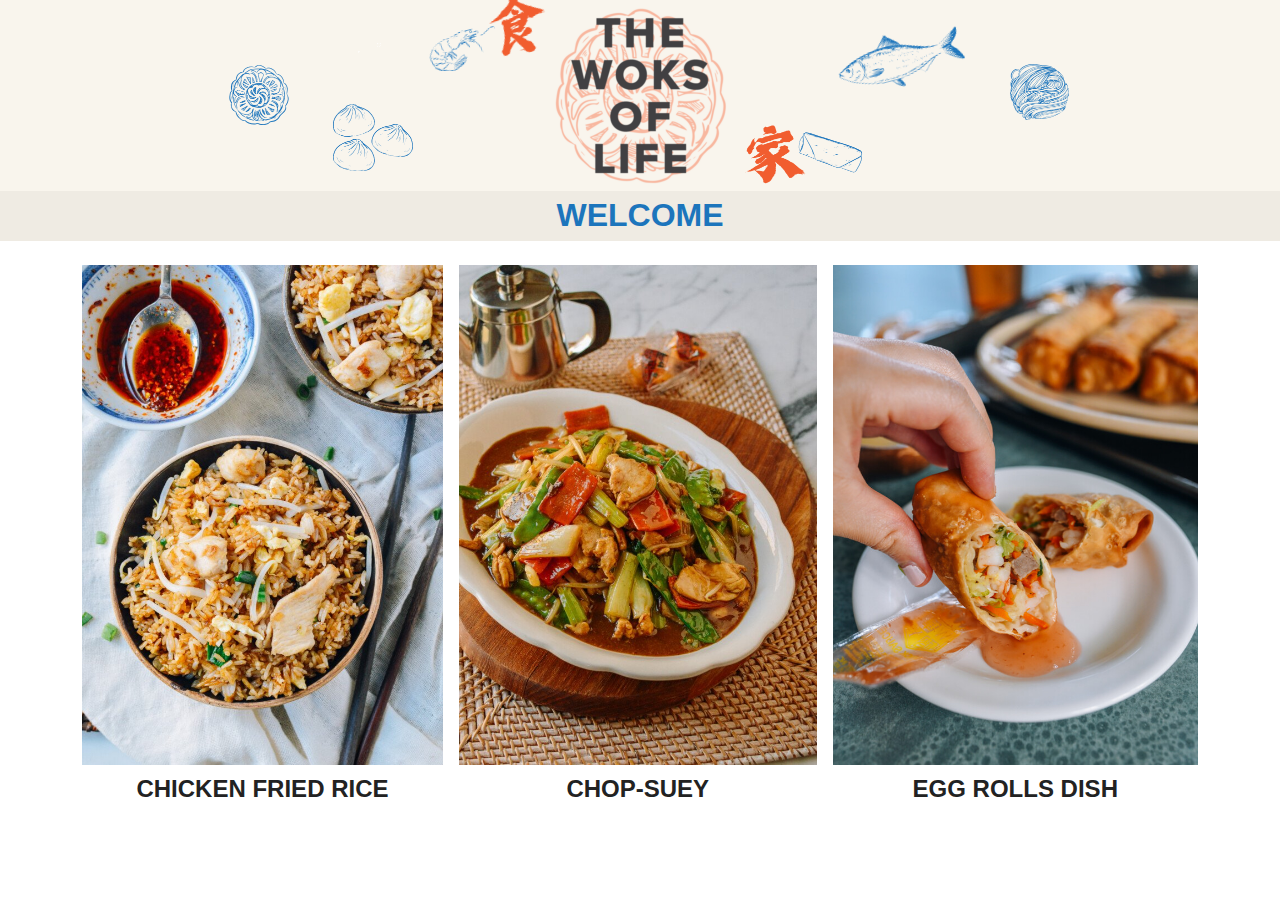
<file: index.html>
<!DOCTYPE html>
<html lang="en">
<head>
    <meta charset="UTF-8">
    <meta name="viewport" content="width=device-width, initial-scale=1.0">
    <title>Odin Recipes</title>
    <link rel="stylesheet" href="./style.css">
</head>
<body>

    <header>
        <a href="./index.html"><img src="./recipes/img/the-woks-of-life.png" alt="logo"></a>

        <div class="headerdiv">
            <h1>Welcome</h1>
        </div>

    </header>

    <article>
        <ul class="recipes" lang="en">
            <li><a href="recipes/chicken_fried_rice.html"><img src="./recipes/img/chicken-fried-rice.jpg" alt="Chicken fried rice dish photo"><h2>Chicken fried rice</h2></a></li>
            <li><a href="recipes/chop_suey.html"><img src="./recipes/img/chop-suey.jpg" alt="Chop-Suey dish photo"><h2>Chop-Suey</h2></a></li>
            <li><a href="recipes/egg_rolls.html"><img src="./recipes/img/egg-rolls.jpg" alt="Egg rolls dish photo"><h2>Egg rolls dish</h2></a></li>
        </ul>
    </article>
    
</body>
</html>
</file>
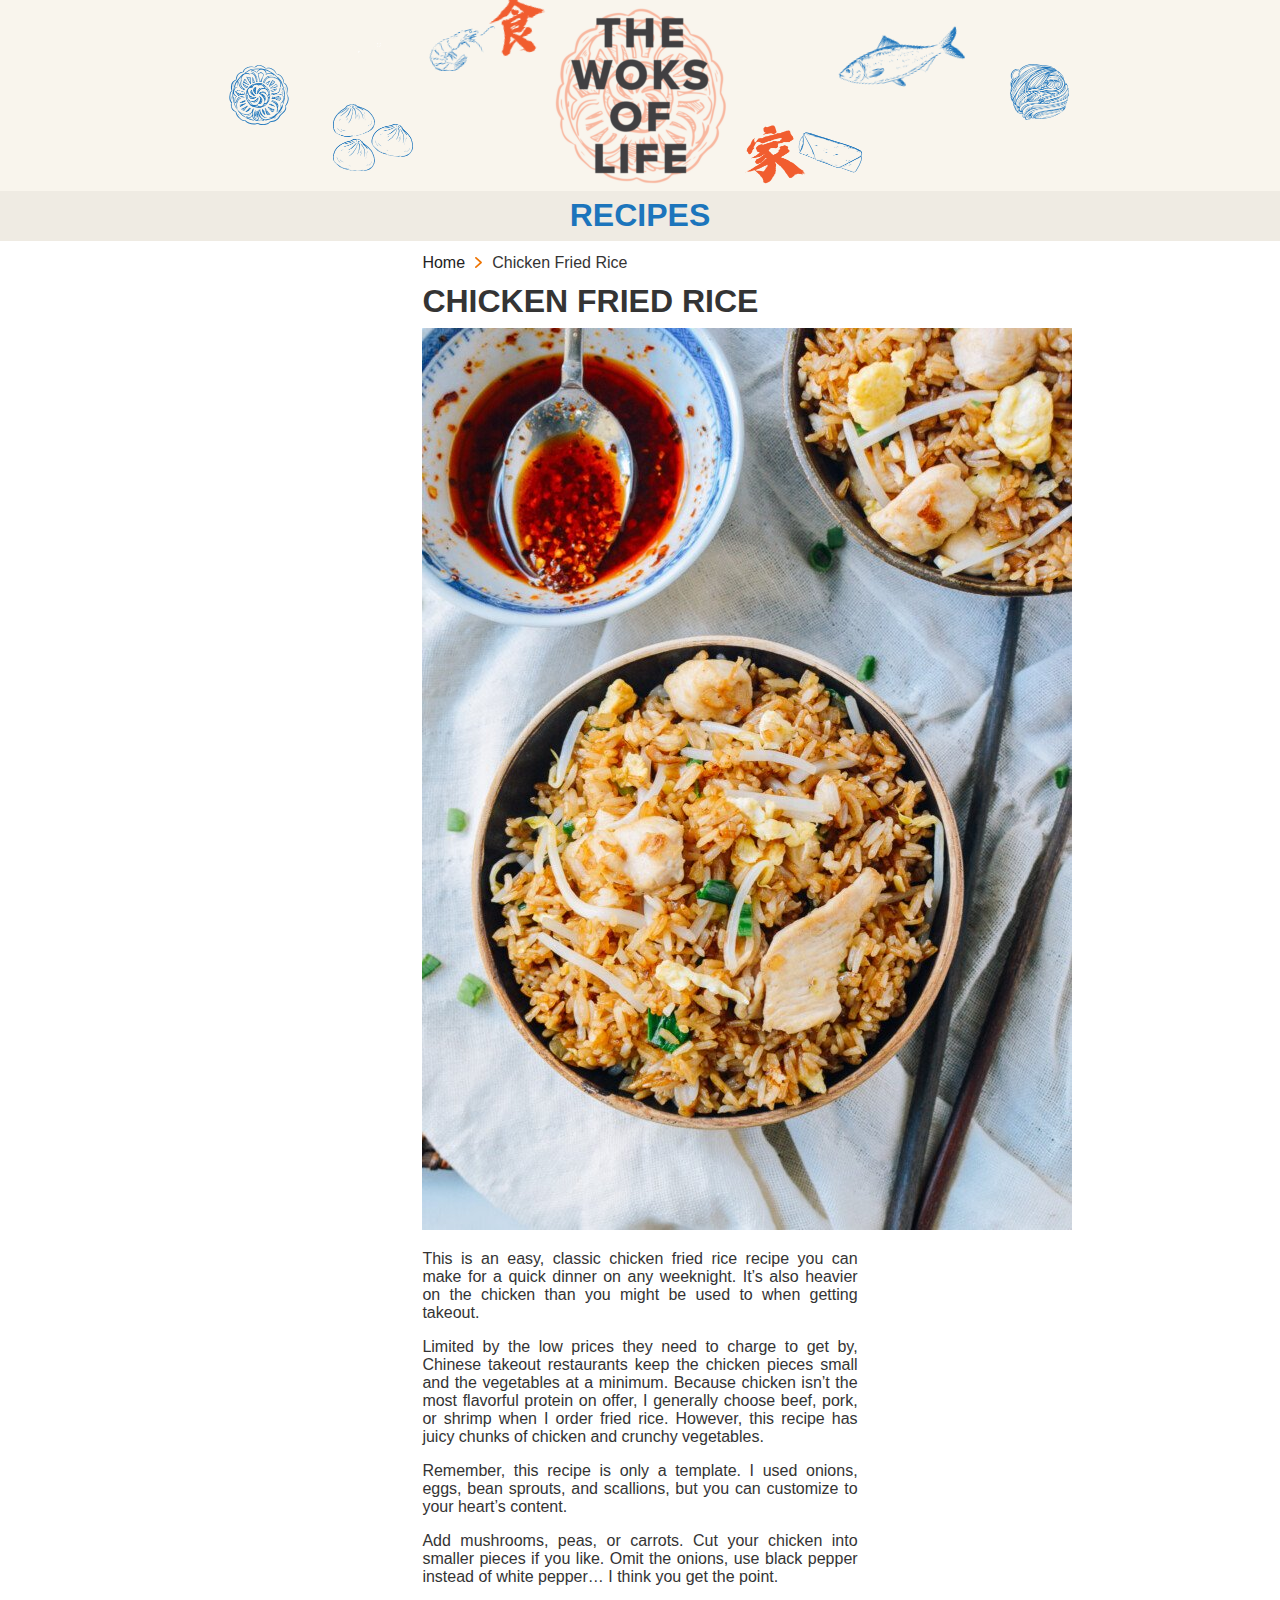
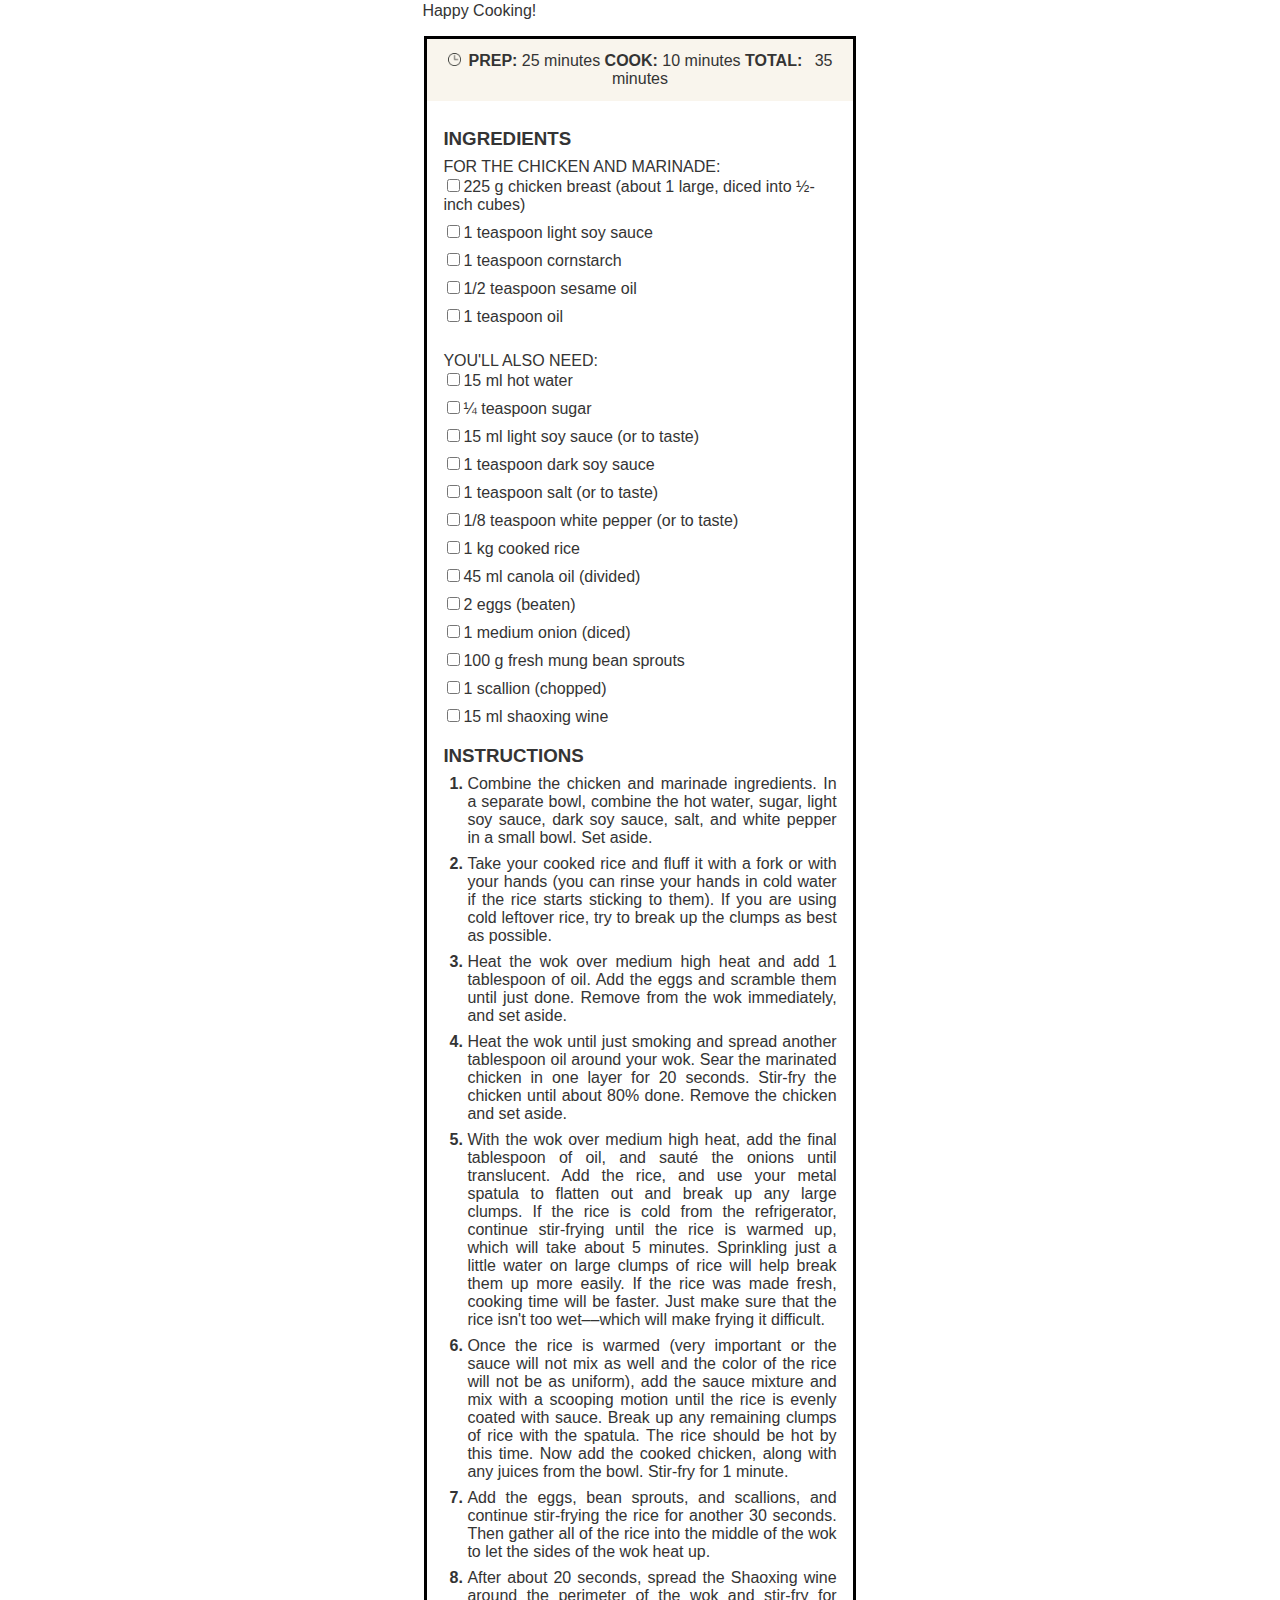
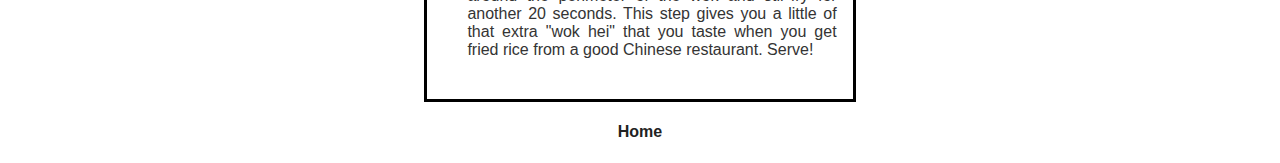
<file: recipes/chicken_fried_rice.html>
<!DOCTYPE html>
<html lang="en">
<head>
    <meta charset="UTF-8">
    <meta name="viewport" content="width=device-width, initial-scale=1.0">
    <title>Chicken Fried Rice</title>
    <link rel="stylesheet" href="../style.css">
</head>
<body>
    <header>
        <a href="../index.html"><img src="../recipes/img/the-woks-of-life.png" alt="logo"></a>
        <div class="headerdiv">
            <h1>Recipes</h1>
        </div>
    </header>
    <article class="dish">
        <nav>
            <a href="../index.html">Home</a><img src="./img/chevron-right-orange.svg" id="rchevron" alt="chevron right">Chicken Fried Rice
        </nav>   
        <!--<a href="https://thewoksoflife.com/classic-chicken-fried-rice/">--><h1 class="headings">CHICKEN FRIED RICE</h1></a>
        <img src="./img/chicken-fried-rice.jpg" alt="Chicken Fried Rice">
        <p>This is an easy, classic chicken fried rice recipe you can make for a quick dinner on any weeknight. It’s also heavier on the chicken than you might be used to when getting takeout.</p>
        <p>Limited by the low prices they need to charge to get by, Chinese takeout restaurants keep the chicken pieces small and the vegetables at a minimum. Because chicken isn’t the most flavorful protein on offer, I generally choose beef, pork, or shrimp when I order fried rice. However, this recipe has juicy chunks of chicken and crunchy vegetables.</p>
        <p>Remember, this recipe is only a template. I used onions, eggs, bean sprouts, and scallions, but you can customize to your heart’s content.</p>
        <p>Add mushrooms, peas, or carrots. Cut your chicken into smaller pieces if you like. Omit the onions, use black pepper instead of white pepper… I think you get the point.</p>           
        <p>Happy Cooking!</p>
        <form>
            <fieldset>
                <div class="cookingtimes"><img src="../recipes/img/clock.png" id="padrem" alt="clock icon" width="13rem"><b id="pad1rem">PREP:</b> 25 minutes <b id="pad1rem">COOK:</b> 10 minutes <b id="padrem">TOTAL:</b> 35 minutes</div>
                <div class="ingredientsinstructions">
                    <h3 class="headings">INGREDIENTS</h3>
                    FOR THE CHICKEN AND MARINADE:
                    <ul>
                        <li><input type="checkbox" name="ingredient"/><label for="ingredient">225 g chicken breast (about 1 large, diced into ½-inch cubes)</label></li>
                        <li><input type="checkbox" name="ingredient"/><label for="ingredient">1 teaspoon light soy sauce</label></li>
                        <li><input type="checkbox" name="ingredient"/><label for="ingredient">1 teaspoon cornstarch</label></li>
                        <li><input type="checkbox" name="ingredient"/><label for="ingredient">1/2 teaspoon sesame oil</label></li>
                        <li><input type="checkbox" name="ingredient"/><label for="ingredient">1 teaspoon oil</label></li>
                    </ul>
                    <br>
                    YOU'LL ALSO NEED:
                    <ul>
                        <li><input type="checkbox" name="ingredient"/><label for="ingredient">15 ml hot water</label></li>
                        <li><input type="checkbox" name="ingredient"/><label for="ingredient">¼ teaspoon sugar</label></li>
                        <li><input type="checkbox" name="ingredient"/><label for="ingredient">15 ml light soy sauce (or to taste)</label></li>
                        <li><input type="checkbox" name="ingredient"/><label for="ingredient">1 teaspoon dark soy sauce</label></li>
                        <li><input type="checkbox" name="ingredient"/><label for="ingredient">1 teaspoon salt (or to taste)</label></li>
                        <li><input type="checkbox" name="ingredient"/><label for="ingredient">1/8 teaspoon white pepper (or to taste)</label></li>
                        <li><input type="checkbox" name="ingredient"/><label for="ingredient">1 kg cooked rice</label></li>
                        <li><input type="checkbox" name="ingredient"/><label for="ingredient">45 ml canola oil (divided)</label></li>
                        <li><input type="checkbox" name="ingredient"/><label for="ingredient">2 eggs (beaten)</label></li>
                        <li><input type="checkbox" name="ingredient"/><label for="ingredient">1 medium onion (diced)</label></li>
                        <li><input type="checkbox" name="ingredient"/><label for="ingredient">100 g fresh mung bean sprouts</label></li>
                        <li><input type="checkbox" name="ingredient"/><label for="ingredient">1 scallion (chopped)</label></li>
                        <li><input type="checkbox" name="ingredient"/><label for="ingredient">15 ml shaoxing wine</label></li>
                    </ul>
                    <h3 class="headings">INSTRUCTIONS</h3>
                    <ol>
                        <li>Combine the chicken and marinade ingredients. In a separate bowl, combine the hot water, sugar, light soy sauce, dark soy sauce, salt, and white pepper in a small bowl. Set aside.</li>
                        <li>Take your cooked rice and fluff it with a fork or with your hands (you can rinse your hands in cold water if the rice starts sticking to them). If you are using cold leftover rice, try to break up the clumps as best as possible.</li>
                        <li>Heat the wok over medium high heat and add 1 tablespoon of oil. Add the eggs and scramble them until just done. Remove from the wok immediately, and set aside.</li>
                        <li>Heat the wok until just smoking and spread another tablespoon oil around your wok. Sear the marinated chicken in one layer for 20 seconds. Stir-fry the chicken until about 80% done. Remove the chicken and set aside.</li>
                        <li>With the wok over medium high heat, add the final tablespoon of oil, and sauté the onions until translucent. Add the rice, and use your metal spatula to flatten out and break up any large clumps. If the rice is cold from the refrigerator, continue stir-frying until the rice is warmed up, which will take about 5 minutes. Sprinkling just a little water on large clumps of rice will help break them up more easily. If the rice was made fresh, cooking time will be faster. Just make sure that the rice isn't too wet––which will make frying it difficult.</li>
                        <li>Once the rice is warmed (very important or the sauce will not mix as well and the color of the rice will not be as uniform), add the sauce mixture and mix with a scooping motion until the rice is evenly coated with sauce. Break up any remaining clumps of rice with the spatula. The rice should be hot by this time. Now add the cooked chicken, along with any juices from the bowl. Stir-fry for 1 minute.</li>
                        <li>Add the eggs, bean sprouts, and scallions, and continue stir-frying the rice for another 30 seconds. Then gather all of the rice into the middle of the wok to let the sides of the wok heat up.</li>
                        <li>After about 20 seconds, spread the Shaoxing wine around the perimeter of the wok and stir-fry for another 20 seconds. This step gives you a little of that extra "wok hei" that you taste when you get fried rice from a good Chinese restaurant. Serve!</li>
                    </ol>
                </div>
            </fieldset>
        </form>
        <span><h4><a href="../index.html">Home</a></h4></span>
    </article>
</body>
</html>
</file>
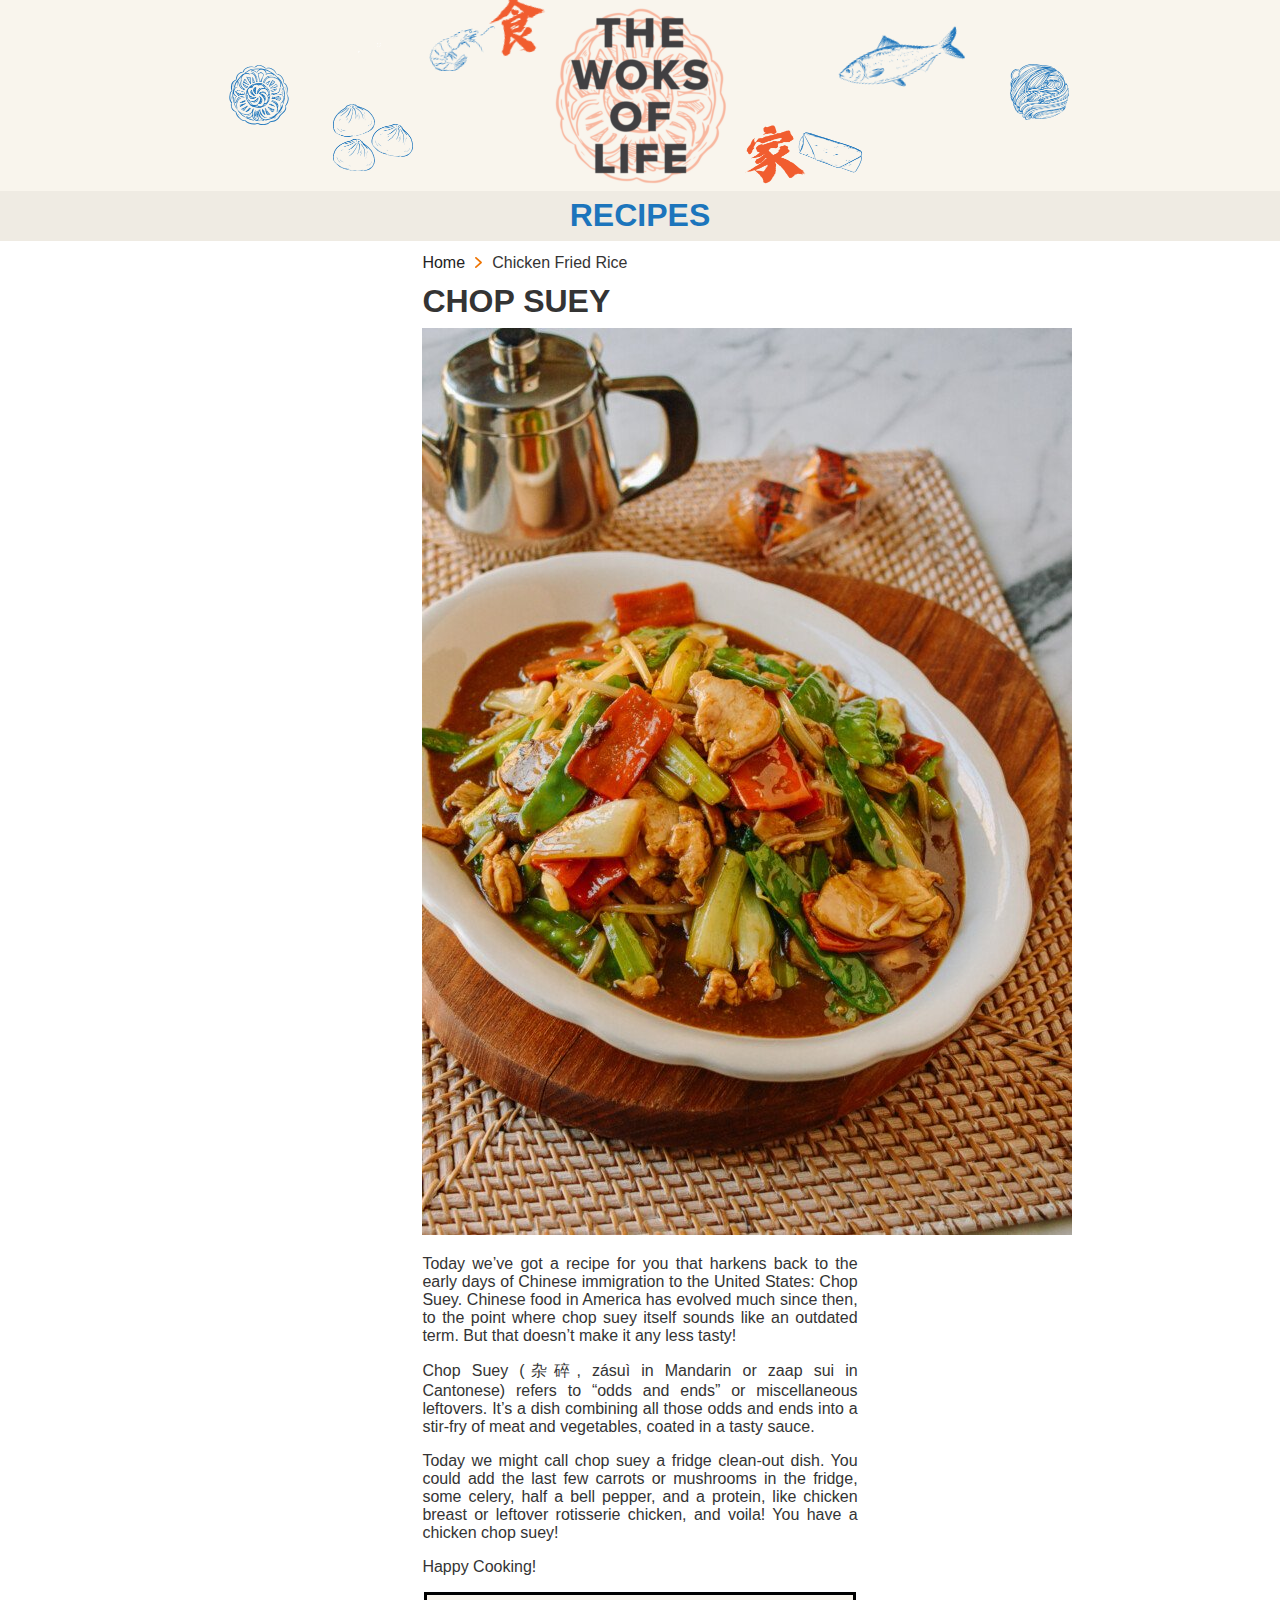
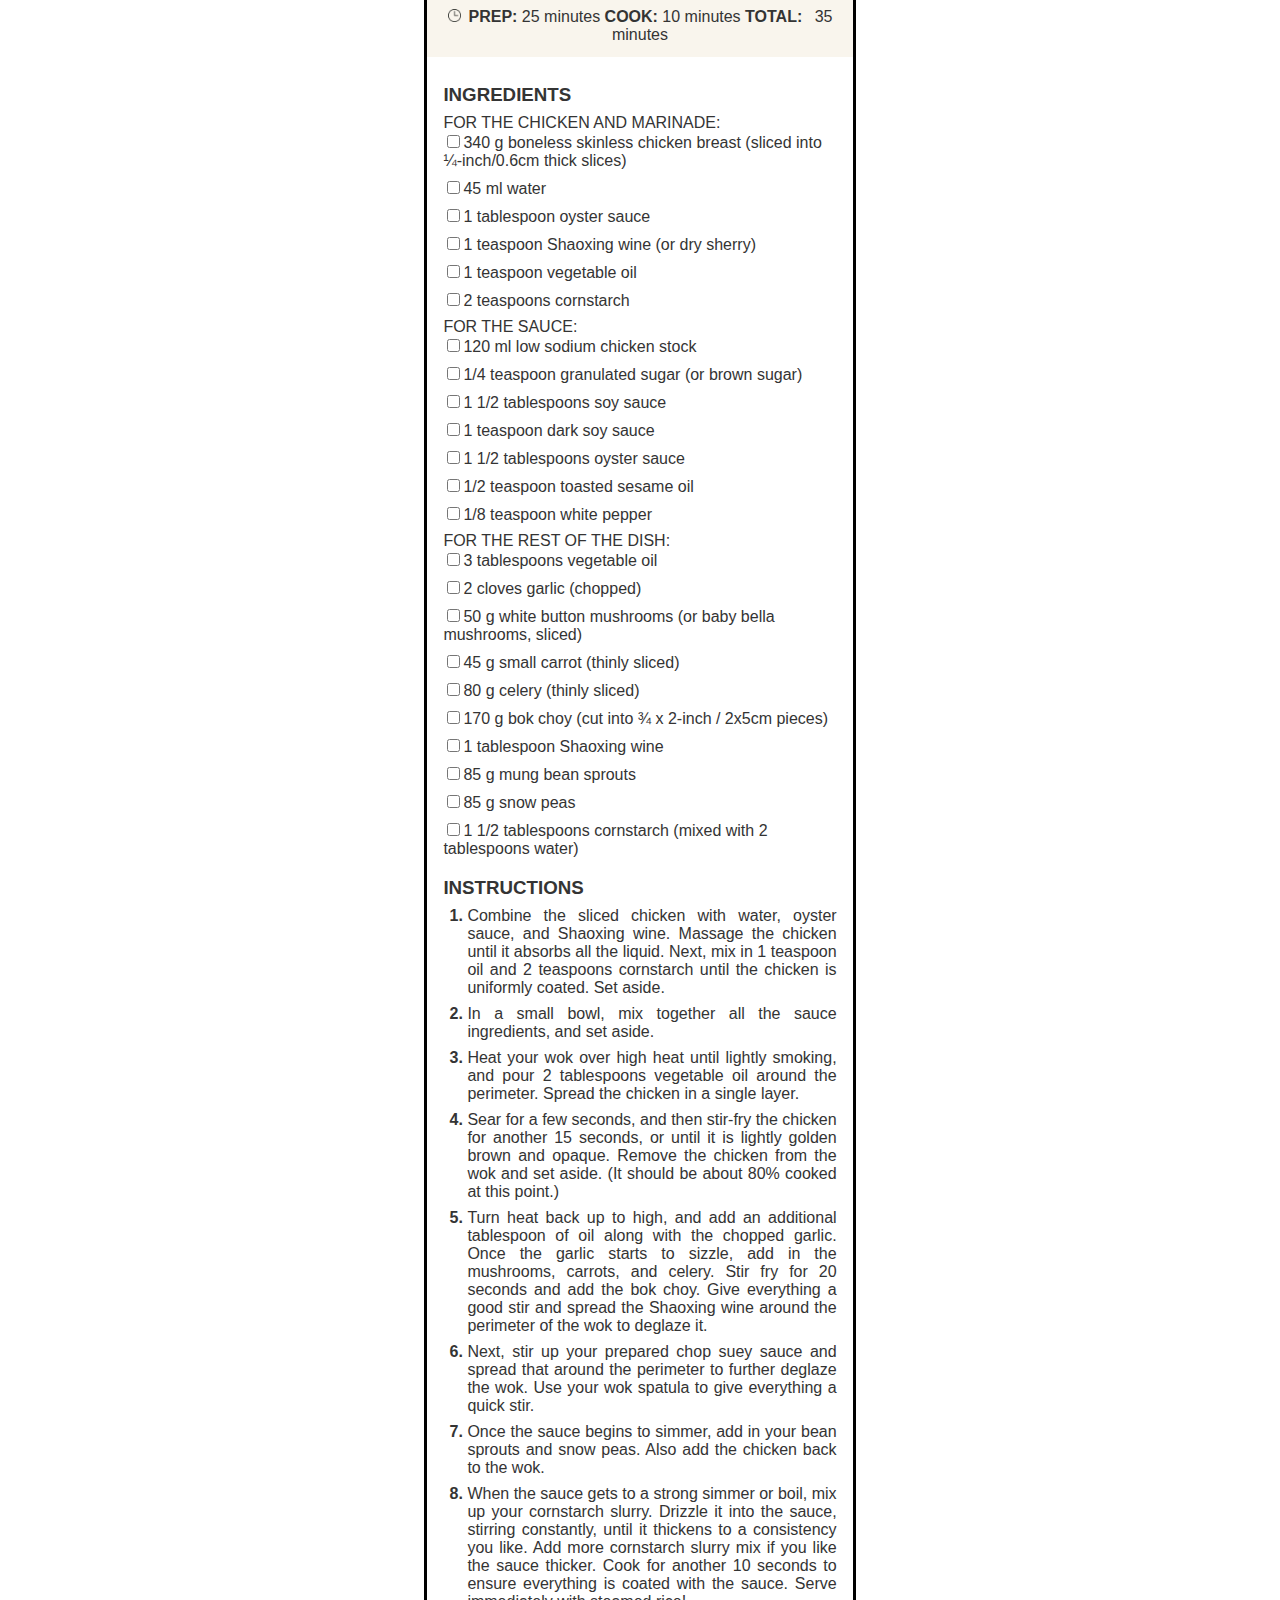
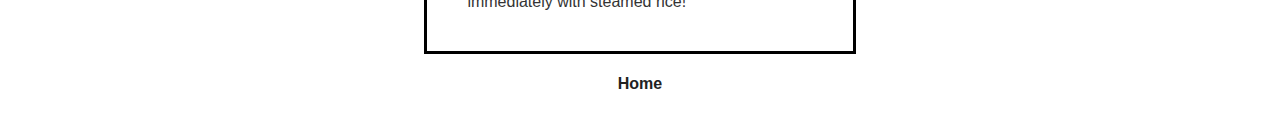
<file: recipes/chop_suey.html>
<!DOCTYPE html>
<html lang="en">
<head>
    <meta charset="UTF-8">
    <meta name="viewport" content="width=device-width, initial-scale=1.0">
    <title>Chop Suey</title>
    <link rel="stylesheet" href="../style.css">
</head>
<body>
    <header>
        <a href="../index.html"><img src="../recipes/img/the-woks-of-life.png" alt="logo"></a>
        <div class="headerdiv">
            <h1>Recipes</h1>
        </div>
    </header>
    <article class="dish">
        <nav>
            <a href="../index.html">Home</a><img src="./img/chevron-right-orange.svg" id="rchevron" alt="chevron right">Chicken Fried Rice
        </nav>
        <!--<a href="https://thewoksoflife.com/chicken-chop-suey/">--><h1 class="headings">CHOP SUEY</h1></a>
        <img src="./img/chop-suey.jpg" alt="Chop Suey">
        <p>Today we’ve got a recipe for you that harkens back to the early days of Chinese immigration to the United States: Chop Suey. Chinese food in America has evolved much since then, to the point where chop suey itself sounds like an outdated term. But that doesn’t make it any less tasty!</p>
        <p>Chop Suey (杂碎, zásuì in Mandarin or zaap sui in Cantonese) refers to “odds and ends” or miscellaneous leftovers. It’s a dish combining all those odds and ends into a stir-fry of meat and vegetables, coated in a tasty sauce.</p>
        <p>Today we might call chop suey a fridge clean-out dish. You could add the last few carrots or mushrooms in the fridge, some celery, half a bell pepper, and a protein, like chicken breast or leftover rotisserie chicken, and voila! You have a chicken chop suey!</p> 
        <p>Happy Cooking!</p>
        <form>
            <fieldset>
                <div class="cookingtimes"><img src="../recipes/img/clock.png" id="padrem" alt="clock icon" width="13rem"><b id="pad1rem">PREP:</b> 25 minutes <b id="pad1rem">COOK:</b> 10 minutes <b id="padrem">TOTAL:</b> 35 minutes</div>
                <div class="ingredientsinstructions">
                    <h3 class="headings">INGREDIENTS</h3>
                    FOR THE CHICKEN AND MARINADE:
                    <ul>
                        <li><input type="checkbox" name="ingredient"/><label for="ingredient">340 g boneless skinless chicken breast (sliced into ¼-inch/0.6cm thick slices)</label></li>
                        <li><input type="checkbox" name="ingredient"/><label for="ingredient">45 ml water</label></li>
                        <li><input type="checkbox" name="ingredient"/><label for="ingredient">1 tablespoon oyster sauce</label></li>
                        <li><input type="checkbox" name="ingredient"/><label for="ingredient">1 teaspoon Shaoxing wine (or dry sherry)</label></li>
                        <li><input type="checkbox" name="ingredient"/><label for="ingredient">1 teaspoon vegetable oil</label></li>
                        <li><input type="checkbox" name="ingredient"/><label for="ingredient">2 teaspoons cornstarch</label></li>
                    </ul>
                    FOR THE SAUCE:
                    <ul>
                        <li><input type="checkbox" name="ingredient"/><label for="ingredient">120 ml low sodium chicken stock</label></li>
                        <li><input type="checkbox" name="ingredient"/><label for="ingredient">1/4 teaspoon granulated sugar (or brown sugar)</label></li>
                        <li><input type="checkbox" name="ingredient"/><label for="ingredient">1 1/2 tablespoons soy sauce</label></li>
                        <li><input type="checkbox" name="ingredient"/><label for="ingredient">1 teaspoon dark soy sauce</label></li>
                        <li><input type="checkbox" name="ingredient"/><label for="ingredient">1 1/2 tablespoons oyster sauce</label></li>
                        <li><input type="checkbox" name="ingredient"/><label for="ingredient">1/2 teaspoon toasted sesame oil</label></li>
                        <li><input type="checkbox" name="ingredient"/><label for="ingredient">1/8 teaspoon white pepper</label></li>
                    </ul>
                    FOR THE REST OF THE DISH:
                    <ul>
                        <li><input type="checkbox" name="ingredient"/><label for="ingredient">3 tablespoons vegetable oil</label></li>
                        <li><input type="checkbox" name="ingredient"/><label for="ingredient">2 cloves garlic (chopped)</label></li>
                        <li><input type="checkbox" name="ingredient"/><label for="ingredient">50 g white button mushrooms (or baby bella mushrooms, sliced)</label></li>
                        <li><input type="checkbox" name="ingredient"/><label for="ingredient">45 g small carrot (thinly sliced)</label></li>
                        <li><input type="checkbox" name="ingredient"/><label for="ingredient">80 g celery (thinly sliced)</label></li>
                        <li><input type="checkbox" name="ingredient"/><label for="ingredient">170 g bok choy (cut into ¾ x 2-inch / 2x5cm pieces)</label></li>
                        <li><input type="checkbox" name="ingredient"/><label for="ingredient">1 tablespoon Shaoxing wine</label></li>
                        <li><input type="checkbox" name="ingredient"/><label for="ingredient">85 g mung bean sprouts</label></li>
                        <li><input type="checkbox" name="ingredient"/><label for="ingredient">85 g snow peas</label></li>
                        <li><input type="checkbox" name="ingredient"/><label for="ingredient">1 1/2 tablespoons cornstarch (mixed with 2 tablespoons water)</label></li>
                    </ul>
                    <h3 class="headings">INSTRUCTIONS</h3>
                    <ol>
                        <li>Combine the sliced chicken with water, oyster sauce, and Shaoxing wine. Massage the chicken until it absorbs all the liquid. Next, mix in 1 teaspoon oil and 2 teaspoons cornstarch until the chicken is uniformly coated. Set aside.</li>
                        <li>In a small bowl, mix together all the sauce ingredients, and set aside.</li>
                        <li>Heat your wok over high heat until lightly smoking, and pour 2 tablespoons vegetable oil around the perimeter. Spread the chicken in a single layer.</li>
                        <li>Sear for a few seconds, and then stir-fry the chicken for another 15 seconds, or until it is lightly golden brown and opaque. Remove the chicken from the wok and set aside. (It should be about 80% cooked at this point.)</li>
                        <li>Turn heat back up to high, and add an additional tablespoon of oil along with the chopped garlic. Once the garlic starts to sizzle, add in the mushrooms, carrots, and celery. Stir fry for 20 seconds and add the bok choy. Give everything a good stir and spread the Shaoxing wine around the perimeter of the wok to deglaze it.</li>
                        <li>Next, stir up your prepared chop suey sauce and spread that around the perimeter to further deglaze the wok. Use your wok spatula to give everything a quick stir.</li>
                        <li>Once the sauce begins to simmer, add in your bean sprouts and snow peas. Also add the chicken back to the wok.</li>
                        <li>When the sauce gets to a strong simmer or boil, mix up your cornstarch slurry. Drizzle it into the sauce, stirring constantly, until it thickens to a consistency you like. Add more cornstarch slurry mix if you like the sauce thicker. Cook for another 10 seconds to ensure everything is coated with the sauce. Serve immediately with steamed rice!</li>
                    </ol>
                </div>
            </fieldset>
        </form>
        <span><h4><a href="../index.html">Home</a></h4></span>
    </article>
</body>
</html>
</file>
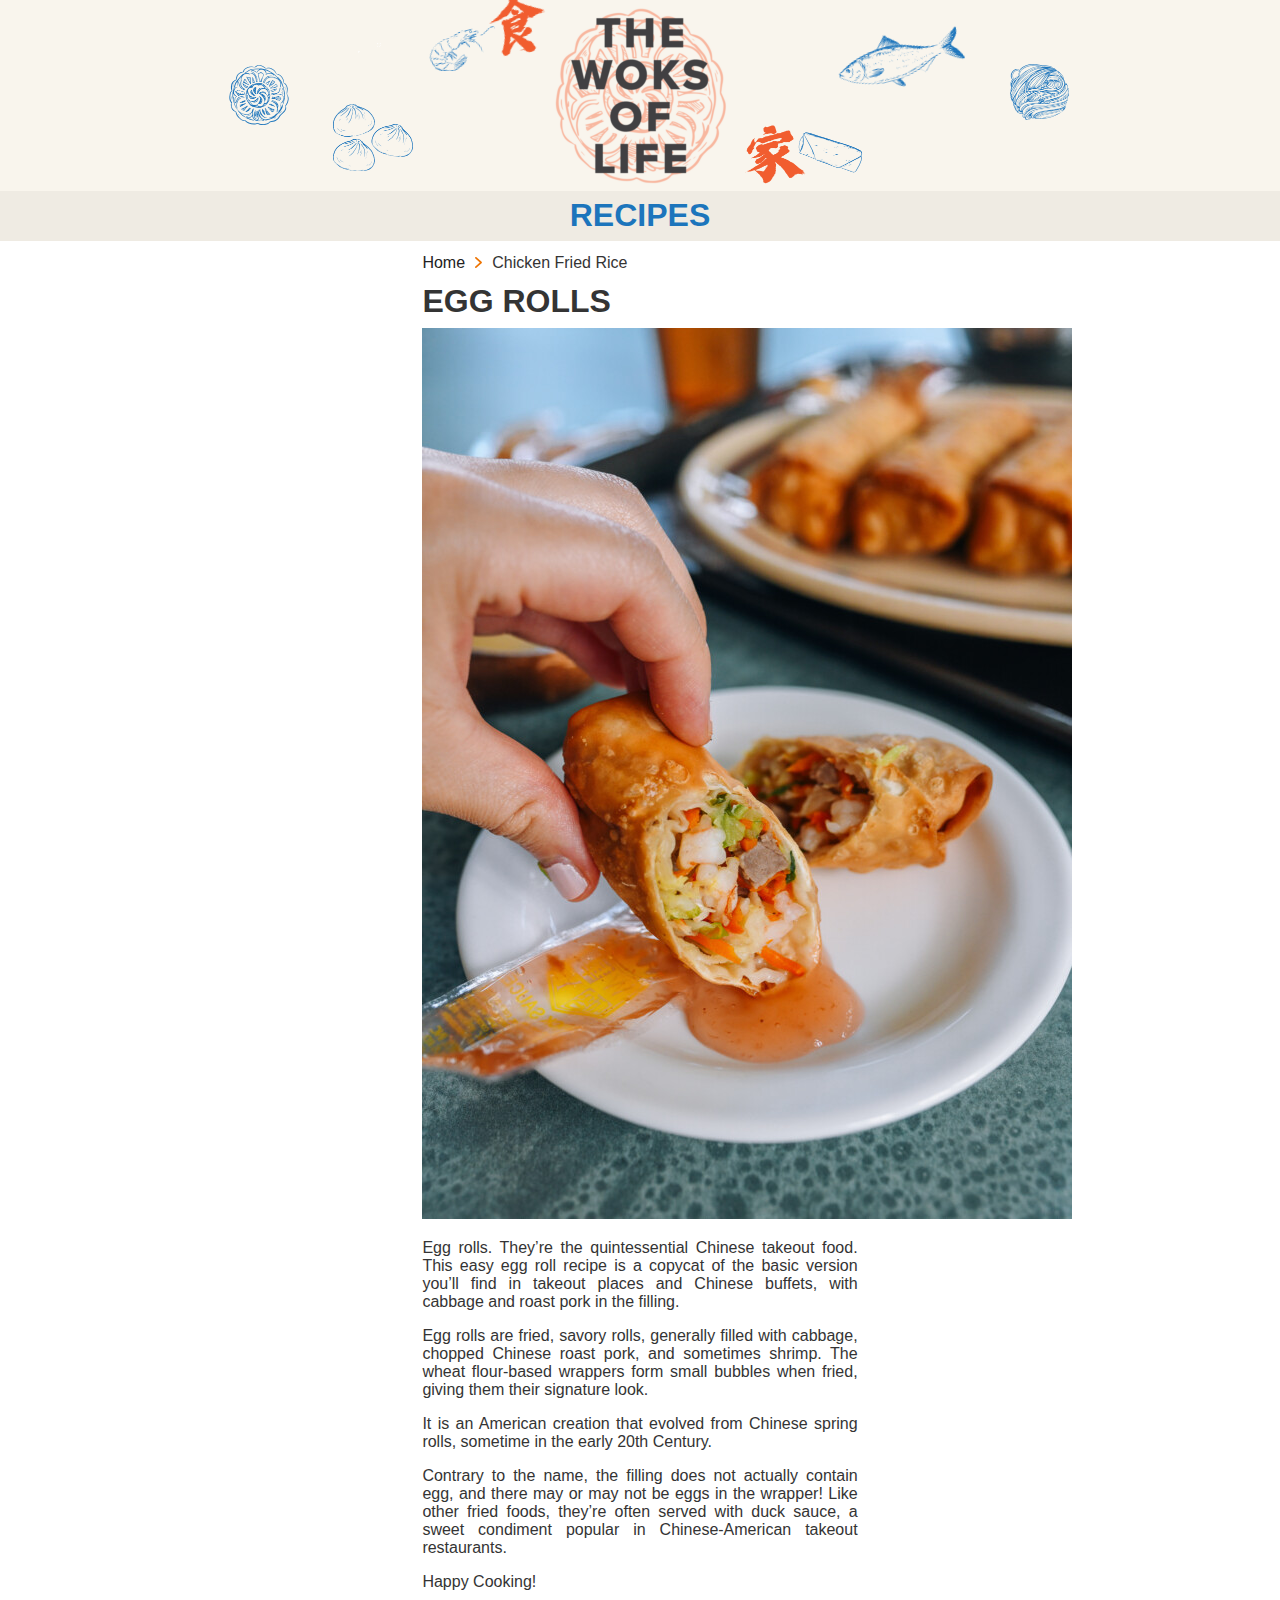
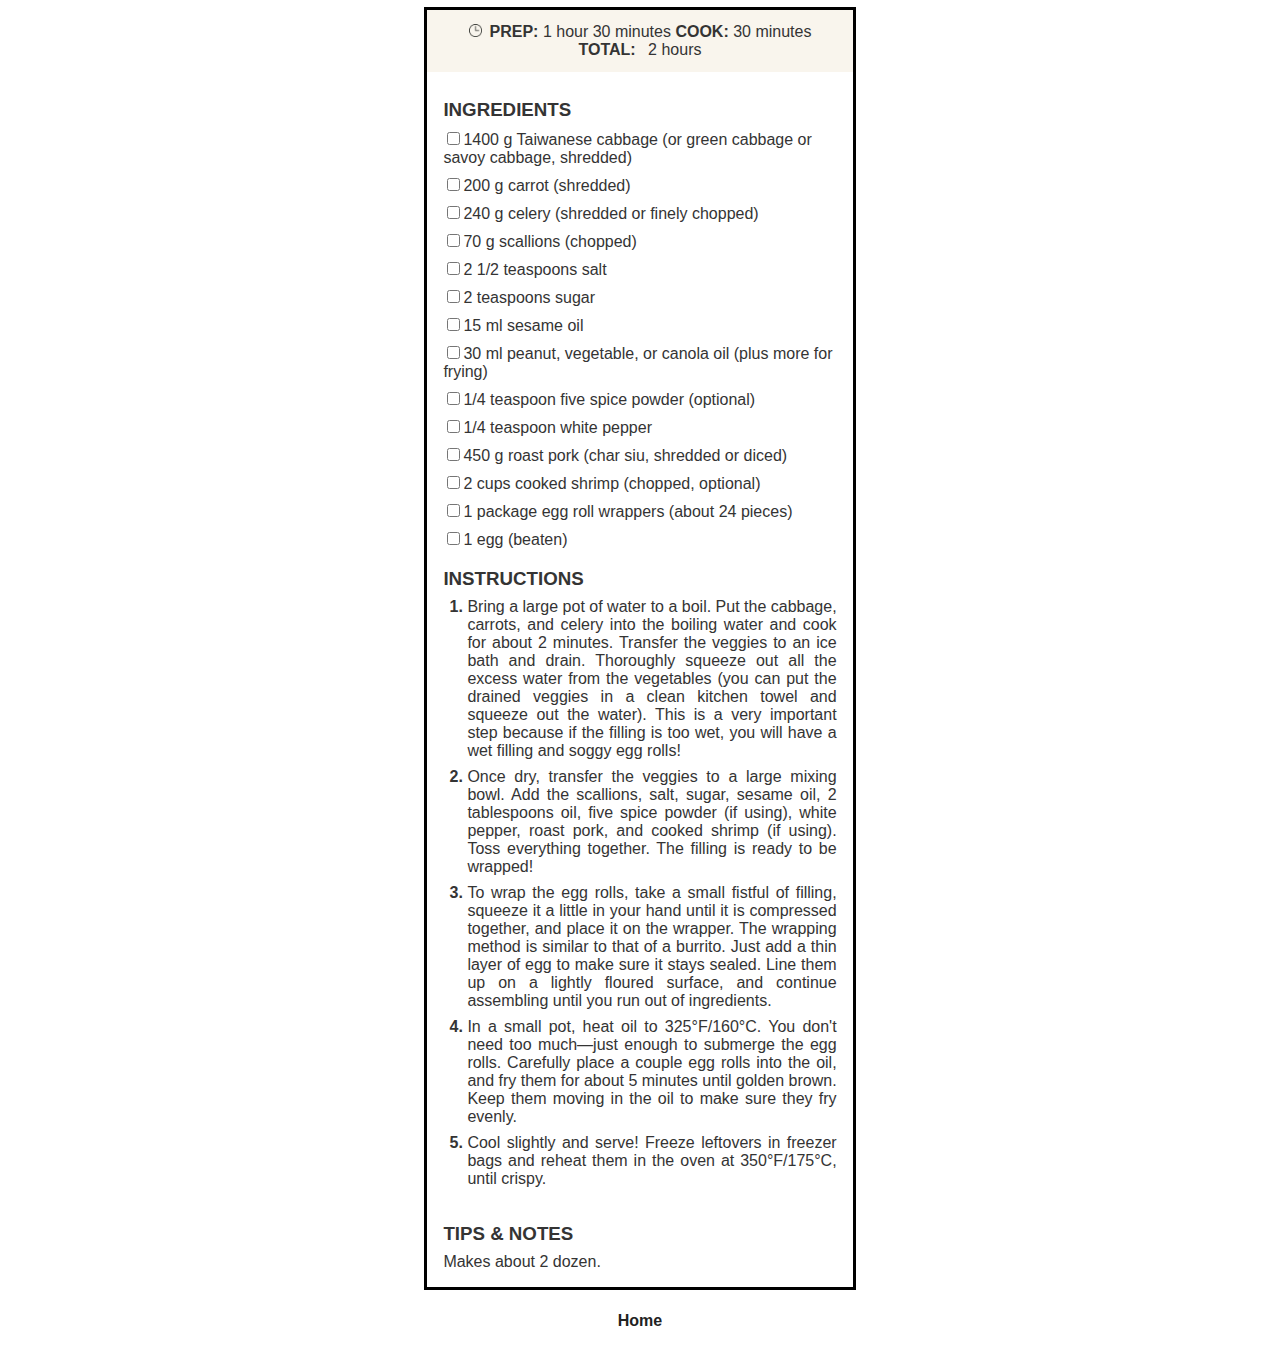
<file: recipes/egg_rolls.html>
<!DOCTYPE html>
<html lang="en">
<head>
    <meta charset="UTF-8">
    <meta name="viewport" content="width=device-width, initial-scale=1.0">
    <title>Eggs Rolls</title>
    <link rel="stylesheet" href="../style.css">
</head>
<body>
    <header>
        <a href="../index.html"><img src="../recipes/img/the-woks-of-life.png" alt="logo"></a>
        <div class="headerdiv">
            <h1>Recipes</h1>
        </div>
    </header>
    <article class="dish">
        <nav>
            <a href="../index.html">Home</a><img src="./img/chevron-right-orange.svg" id="rchevron" alt="chevron right">Chicken Fried Rice
        </nav>
        <!--<a href="https://thewoksoflife.com/takeout-egg-rolls/">--><h1 class="headings">EGG ROLLS</h1></a>
        <img src="./img/egg-rolls.jpg" alt="Egg Rolls">
        <p>Egg rolls. They’re the quintessential Chinese takeout food. This easy egg roll recipe is a copycat of the basic version you’ll find in takeout places and Chinese buffets, with cabbage and roast pork in the filling.</p>
        <p>Egg rolls are fried, savory rolls, generally filled with cabbage, chopped Chinese roast pork, and sometimes shrimp. The wheat flour-based wrappers form small bubbles when fried, giving them their signature look.</p>
        <p>It is an American creation that evolved from Chinese spring rolls, sometime in the early 20th Century.</p>
        <p>Contrary to the name, the filling does not actually contain egg, and there may or may not be eggs in the wrapper! Like other fried foods, they’re often served with duck sauce, a sweet condiment popular in Chinese-American takeout restaurants.</p>
        <p>Happy Cooking!</p>
        <form>
            <fieldset>
                <div class="cookingtimes"><img src="../recipes/img/clock.png" id="padrem" alt="clock icon" width="13rem"><b id="pad1rem">PREP:</b> 1 hour 30 minutes <b id="pad1rem">COOK:</b> 30 minutes <b id="padrem">TOTAL:</b> 2 hours</div>
                <div class="ingredientsinstructions">
                    <h3 class="headings">INGREDIENTS</h3>
                    <ul>
                        <li><input type="checkbox" name="ingredient"/><label for="ingredient">1400 g Taiwanese cabbage (or green cabbage or savoy cabbage, shredded)</label></li>
                        <li><input type="checkbox" name="ingredient"/><label for="ingredient">200 g carrot (shredded)</label></li>
                        <li><input type="checkbox" name="ingredient"/><label for="ingredient">240 g celery (shredded or finely chopped)</label></li>
                        <li><input type="checkbox" name="ingredient"/><label for="ingredient">70 g scallions (chopped)</label></li>
                        <li><input type="checkbox" name="ingredient"/><label for="ingredient">2 1/2 teaspoons salt</label></li>
                        <li><input type="checkbox" name="ingredient"/><label for="ingredient">2 teaspoons sugar</label></li>
                        <li><input type="checkbox" name="ingredient"/><label for="ingredient">15 ml sesame oil</label></li>
                        <li><input type="checkbox" name="ingredient"/><label for="ingredient">30 ml peanut, vegetable, or canola oil (plus more for frying)</label></li>
                        <li><input type="checkbox" name="ingredient"/><label for="ingredient">1/4 teaspoon five spice powder (optional)</label></li>
                        <li><input type="checkbox" name="ingredient"/><label for="ingredient">1/4 teaspoon white pepper</label></li>
                        <li><input type="checkbox" name="ingredient"/><label for="ingredient">450 g roast pork (char siu, shredded or diced)</label></li>
                        <li><input type="checkbox" name="ingredient"/><label for="ingredient">2 cups cooked shrimp (chopped, optional)</label></li>
                        <li><input type="checkbox" name="ingredient"/><label for="ingredient">1 package egg roll wrappers (about 24 pieces)</label></li>
                        <li><input type="checkbox" name="ingredient"/><label for="ingredient">1 egg (beaten)</label></li>
                    </ul>
                    <h3 class="headings">INSTRUCTIONS</h3>
                    <ol>
                        <li>Bring a large pot of water to a boil. Put the cabbage, carrots, and celery into the boiling water and cook for about 2 minutes. Transfer the veggies to an ice bath and drain. Thoroughly squeeze out all the excess water from the vegetables (you can put the drained veggies in a clean kitchen towel and squeeze out the water). This is a very important step because if the filling is too wet, you will have a wet filling and soggy egg rolls!</li>
                        <li>Once dry, transfer the veggies to a large mixing bowl. Add the scallions, salt, sugar, sesame oil, 2 tablespoons oil, five spice powder (if using), white pepper, roast pork, and cooked shrimp (if using). Toss everything together. The filling is ready to be wrapped!</li>
                        <li>To wrap the egg rolls, take a small fistful of filling, squeeze it a little in your hand until it is compressed together, and place it on the wrapper. The wrapping method is similar to that of a burrito. Just add a thin layer of egg to make sure it stays sealed. Line them up on a lightly floured surface, and continue assembling until you run out of ingredients.</li>
                        <li>In a small pot, heat oil to 325°F/160°C. You don't need too much—just enough to submerge the egg rolls. Carefully place a couple egg rolls into the oil, and fry them for about 5 minutes until golden brown. Keep them moving in the oil to make sure they fry evenly.</li>
                        <li>Cool slightly and serve! Freeze leftovers in freezer bags and reheat them in the oven at 350°F/175°C, until crispy.</li>
                    </ol>
                    <h3 class="headings">TIPS & NOTES</h3>
                    Makes about 2 dozen.
                </div>
            </fieldset>
        </form>
        <span><h4><a href="../index.html">Home</a></h4></span>
    </article>
</body>
</html>
</file>
<file: style.css>
*{
    font-family: Arial, Helvetica, sans-serif;
}

body{
    margin: 0;
}

a:link, a:visited{
    text-decoration: none;
    color: rgb(34,34,34);
}

header{
    background-color: rgb(249, 245, 237);
}

.headerdiv{
    background-color: rgb(239, 235, 227);
    color: rgb(28, 117, 188);
    text-transform: uppercase;
}

.headerdiv h1, .recipes h2{
    margin:0;
    padding: 0.4rem;
    text-align: center;
}

header>a>img{
    margin: auto;
    display: block;
}

.recipes{
    display: flex;
    justify-content: center;
    text-transform: uppercase;
    font-weight: 700;
    margin:0;
    vertical-align: baseline;
}

.recipes li, article ul{
    list-style: none;
    margin:0;
}

.recipes img{
    height: 500px;
    width:auto;
    padding: 1.5rem .5rem 0 .5rem;
    -webkit-transition: .3s ease-in-out;
	transition: .3s ease-in-out;
}

.recipes img:hover{
	opacity: 0.8;
}

/*dishes*/

.dish{
    margin: 0 33% 0 33%;
    color:rgb(52,52,52);
}

#rchevron{
    height: 0.7rem;
    padding: 1rem 0.5rem 0 0.5rem;
    color:rgb(34, 34, 34);
}

article > p, ol{
    text-align: justify;
}

article ul{
    padding: 0;
}

.headings{
    padding: 0.7rem 0 0 0;
    margin:0 0 0.5rem 0;

}

fieldset{
    border: 0.2rem solid black;
    padding: 0;
}

article ol{
    padding-left: 1.5rem;
    margin-top: 0.5rem;

}

ol > li::marker {
    font-weight: bold;
  }

article li{
    padding-bottom:0.5rem;
}

.cookingtimes{
    background-color: rgb(249, 245, 237);
    margin:0;
    text-align: center;
    padding: 0.8rem 0.8rem 0.8rem 0.8rem;
}
.ingredientsinstructions{
    padding:1rem;
}

#padrem{
    padding-right: 0.5rem;
}

span{
    text-align: center;
}
</file>
